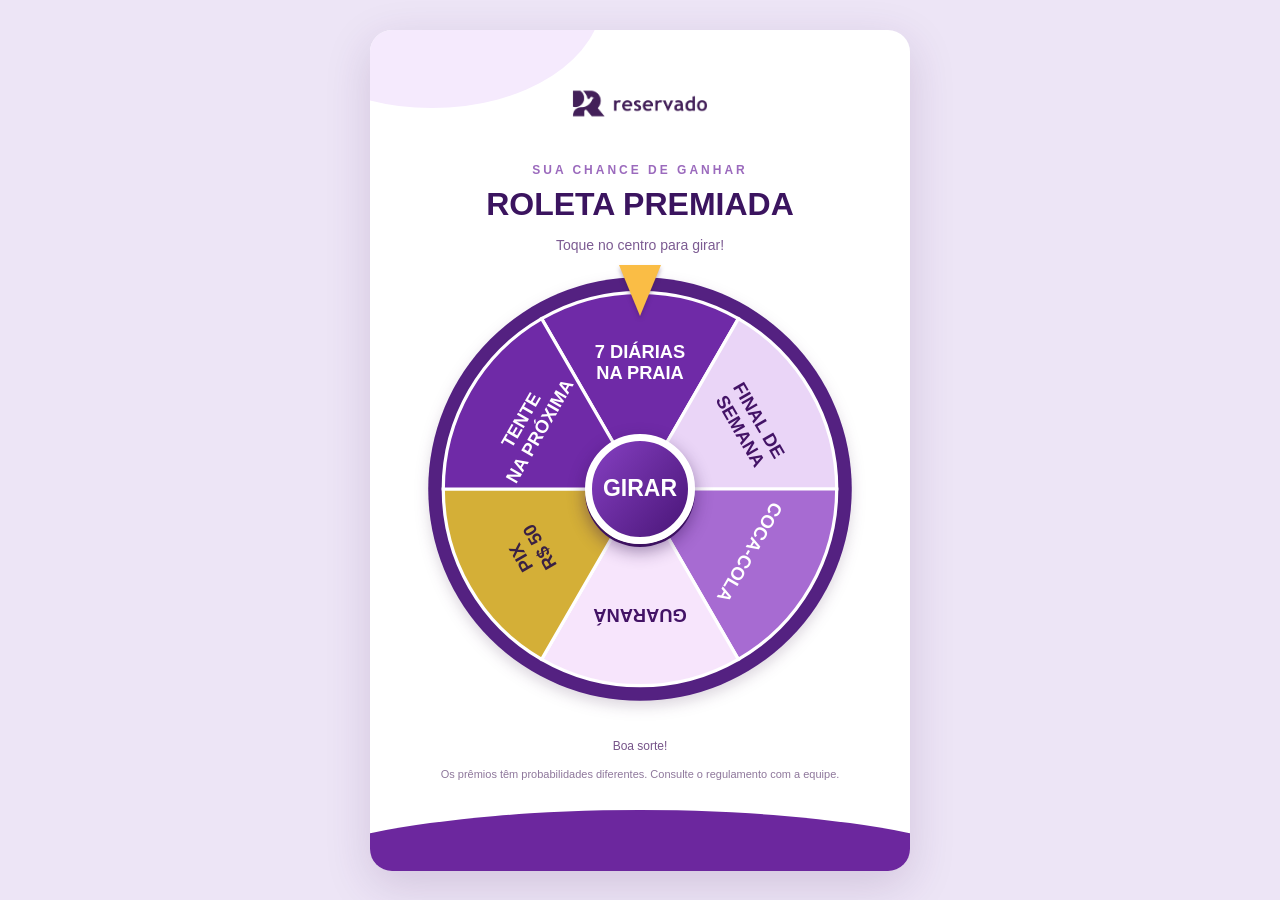
<file: roleta-reservado/index.html>
<!doctype html><html lang="pt-BR"><head><meta charset="utf-8"><meta name="viewport" content="width=device-width, initial-scale=1, maximum-scale=1"><title>Roleta Premiada | Reservado</title><style>
*{box-sizing:border-box}html,body{margin:0;min-height:100%;font-family:Arial,Helvetica,sans-serif}body{background:#ede5f6;color:#3b145f}button{font-family:inherit;cursor:pointer}#stage{min-height:100vh;display:flex;align-items:center;justify-content:center;padding:12px}.totem{position:relative;background:white;width:100%;max-width:540px;min-height:800px;border-radius:22px;overflow:hidden;box-shadow:0 14px 45px #4b24632b;text-align:center;padding:26px 16px 80px}.totem:before{content:'';position:absolute;width:340px;height:220px;border-radius:50%;background:#f5eafd;top:-142px;left:-108px}.totem:after{content:'';position:absolute;width:140%;height:155px;border-radius:50% 50% 0 0;background:#6c279e;bottom:-94px;left:-20%;pointer-events:none}.logo{display:block;position:relative;margin:0 auto 12px;width:245px;height:95px;object-fit:contain}.kicker{position:relative;color:#9b6abd;font-size:12px;letter-spacing:3px;font-weight:800}.heading{position:relative;font-weight:900;font-size:32px;margin:9px 0 8px}.hint{position:relative;font-size:14px;color:#7c5b92;margin-bottom:21px}.wheelbox{position:relative;width:100%;max-width:430px;margin:0 auto;aspect-ratio:1}.wheel{display:block;width:100%;height:100%;transform:rotate(0deg);-webkit-transform:rotate(0deg);transform-origin:center;-webkit-transform-origin:center;will-change:transform;filter:drop-shadow(0 6px 7px #3412442b);pointer-events:none}.pointer{position:absolute;z-index:4;top:-9px;left:50%;transform:translateX(-50%);width:0;height:0;border-left:21px solid transparent;border-right:21px solid transparent;border-top:51px solid #fabd45;filter:drop-shadow(0 3px 2px #35144c55);pointer-events:none}.spin{position:absolute;z-index:6;left:50%;top:50%;transform:translate(-50%,-50%);-webkit-transform:translate(-50%,-50%);border-radius:100%;width:110px;height:110px;background:linear-gradient(130deg,#8640c2,#491577);border:7px solid white;color:white;font-size:23px;font-weight:900;box-shadow:0 3px 0 #3c1160,0 7px 17px #300e4f77;touch-action:manipulation;-webkit-tap-highlight-color:transparent}.spin:disabled{opacity:1;font-size:15px}.foot{position:relative;z-index:2;margin:35px auto 0;color:#765489;font-size:12px}.notice{position:relative;z-index:2;font-size:11px;color:#8e779b;margin-top:15px}.admin{position:absolute;top:0;right:0;width:48px;height:48px;border:0;background:transparent;z-index:7}.result{display:none;position:absolute;z-index:10;inset:0;background:linear-gradient(180deg,#fff,#faf2ff 75%,#b780db);text-align:center;align-items:center;justify-content:center;flex-direction:column;padding:24px}.result.open{display:flex}.result .logo{position:absolute;top:40px}.result h2{font-size:42px;color:#6c279e;margin:8px}.result .trophy{font-size:76px}.result .winner{font-size:28px;font-weight:900;max-width:420px;margin:18px 0;color:#3b145f}.finish{border:0;border-radius:30px;background:#6c279e;color:white;padding:16px 30px;font-size:18px;font-weight:800}.shade{display:none;position:fixed;z-index:20;inset:0;background:#1c0c2acc;align-items:center;justify-content:center;padding:15px}.shade.open{display:flex}.panel{background:white;border-radius:17px;width:100%;max-width:470px;text-align:left;padding:22px;max-height:90vh;overflow:auto}.panel h2{margin-top:0}.panel label{display:block;margin:15px 0;font-weight:bold;font-size:14px}.panel input{display:block;width:100%;padding:10px;margin-top:5px;border:1px solid #c6afda;border-radius:8px;font-size:17px}.panel button{border:0;border-radius:8px;background:#6c279e;color:white;padding:12px 15px;font-weight:bold;margin:5px 5px 5px 0}.panel button.gray{background:#e9def1;color:#3b145f}.panel small{color:#785f8a}.errors{color:#b42346;font-size:14px}.hidden{display:none!important}@media(max-height:760px){.totem{min-height:100vh;padding-top:12px}.logo{height:66px;width:205px}.heading{font-size:25px}.hint{margin-bottom:8px}.wheelbox{max-width:min(92vw,54vh)}.foot{margin-top:12px}}
</style></head><body><div id="stage"><main class="totem"><button type="button" class="admin" onclick="abrirPainel()" aria-label="Administração"></button><img class="logo" alt="Reservado" src="[data-uri]"><div class="kicker">SUA CHANCE DE GANHAR</div><h1 class="heading">ROLETA PREMIADA</h1><p class="hint">Toque no centro para girar!</p><div class="wheelbox"><div class="pointer"></div><svg id="wheel" class="wheel" viewBox="0 0 400 400" xmlns="http://www.w3.org/2000/svg" aria-label="Roleta com seis opções: sete diárias, final de semana, Coca-Cola, Guaraná, Pix e tente novamente"><circle cx="200" cy="200" r="197" fill="#532081"/><path d="M200 200 L108.500 41.517 A183 183 0 0 1 291.500 41.517 Z" fill="#6f2aa7" stroke="white" stroke-width="3"/><g transform="rotate(0 200 200)" fill="#fff" font-family="Arial" font-weight="900" text-anchor="middle"><text x="200" y="78" font-size="17">7 DIÁRIAS</text><text x="200" y="98" font-size="17">NA PRAIA</text></g><path d="M200 200 L291.500 41.517 A183 183 0 0 1 383.000 200.000 Z" fill="#ead5f7" stroke="white" stroke-width="3"/><g transform="rotate(60 200 200)" fill="#431366" font-family="Arial" font-weight="900" text-anchor="middle"><text x="200" y="78" font-size="17">FINAL DE</text><text x="200" y="98" font-size="17">SEMANA</text></g><path d="M200 200 L383.000 200.000 A183 183 0 0 1 291.500 358.483 Z" fill="#a76bd2" stroke="white" stroke-width="3"/><g transform="rotate(120 200 200)" fill="#fff" font-family="Arial" font-weight="900" text-anchor="middle"><text x="200" y="88" font-size="17">COCA-COLA</text></g><path d="M200 200 L291.500 358.483 A183 183 0 0 1 108.500 358.483 Z" fill="#f7e5fc" stroke="white" stroke-width="3"/><g transform="rotate(180 200 200)" fill="#431366" font-family="Arial" font-weight="900" text-anchor="middle"><text x="200" y="88" font-size="17">GUARANÁ</text></g><path d="M200 200 L108.500 358.483 A183 183 0 0 1 17.000 200.000 Z" fill="#D4AF37" stroke="white" stroke-width="3"/><g transform="rotate(240 200 200)" fill="#392044" font-family="Arial" font-weight="900" text-anchor="middle"><text x="200" y="78" font-size="17">PIX</text><text x="200" y="98" font-size="17">R$ 50</text></g><path d="M200 200 L17.000 200.000 A183 183 0 0 1 108.500 41.517 Z" fill="#6f2aa7" stroke="white" stroke-width="3"/><g transform="rotate(300 200 200)" fill="#fff" font-family="Arial" font-weight="900" text-anchor="middle"><text x="200" y="78" font-size="17">TENTE</text><text x="200" y="98" font-size="17">NA PRÓXIMA</text></g><circle cx="200" cy="200" r="191" fill="none" stroke="#542181" stroke-width="10"/></svg><button type="button" id="spin" class="spin" onclick="girar();return false;">GIRAR</button></div><p class="foot">Boa sorte!</p><p class="notice">Os prêmios têm probabilidades diferentes. Consulte o regulamento com a equipe.</p><section id="result" class="result"><img class="logo" alt="Reservado" src="[data-uri]"><div class="trophy">🎉</div><h2 id="resultHeading">PARABÉNS!</h2><p id="resultSubtitle">Você ganhou:</p><div class="winner" id="winner"></div><p id="resultInstruction">Apresente esta tela à equipe para retirar o brinde.</p><button class="finish" type="button" onclick="finalizar()" id="finish">FINALIZAR</button></section></main></div>
<div class="shade" id="shade"><div class="panel"><h2>Administração</h2><div id="login"><label>Senha<input id="password" type="password" value=""></label><button onclick="entrar()">ENTRAR</button><button class="gray" onclick="fecharPainel()">CANCELAR</button><p id="loginError" class="errors"></p></div><div id="settings" class="hidden"><p>Probabilidades por giro (devem somar 100%).</p><label>7 diárias na praia (%)<input id="p0" type="number" min="0" max="100" step="0.1"></label><label>Final de semana na praia (%)<input id="p1" type="number" min="0" max="100" step="0.1"></label><label>Coca-Cola (%)<input id="p2" type="number" min="0" max="100" step="0.1"></label><label>Guaraná (%)<input id="p3" type="number" min="0" max="100" step="0.1"></label><label>Pix de R$ 50 (%)<input id="p4" type="number" min="0" max="100" step="0.1"></label><label>Tente na próxima (%)<input id="p5" type="number" min="0" max="100" step="0.1"></label><p id="counter"></p><label>Alterar senha (opcional)<input type="password" id="newPassword" placeholder="Nova senha"></label><button onclick="salvar()">SALVAR</button><button class="gray" onclick="fecharPainel()">FECHAR</button><button class="gray" onclick="zerar()">ZERAR HISTÓRICO</button><p class="errors" id="settingsError"></p><small>As chances são independentes a cada giro. Histórico e ajustes ficam salvos somente neste dispositivo, quando permitido pelo navegador.</small></div></div></div>
<script>
var nomes=["7 diárias na praia","Final de semana na praia","Coca-Cola","Guaraná","Pix de R$ 50","Tente na próxima"];
var chances=[3,67,2,2,1,25];var senha='1234';var historico=[];var girando=false;var angulo=0;var timer=null;
function el(id){return document.getElementById(id)}
try{var saved=JSON.parse(localStorage.getItem('reservado_roleta_simples_v6')||'null');if(saved&&saved.chances&&saved.chances.length===6){chances=saved.chances;senha=saved.senha||senha;historico=saved.historico||[]}}catch(e){}
function guardar(){try{localStorage.setItem('reservado_roleta_simples_v6',JSON.stringify({chances:chances,senha:senha,historico:historico}))}catch(e){}}
function girar(){
 if(girando||el('result').className.indexOf('open')!==-1)return false;
 var r=Math.random()*100,index=chances.length-1,total=0;
 for(var i=0;i<chances.length;i++){total+=chances[i];if(r<total){index=i;break}}
 var wheel=el('wheel'),button=el('spin');if(!wheel||!button){alert('Erro ao localizar a roleta.');return false}
 girando=true;button.disabled=true;button.innerHTML='GIRANDO';
 var atual=((angulo%360)+360)%360;
 var destino=((360-index*60)%360+360)%360;
 var resto=((destino-atual)%360+360)%360;
 var inicio=angulo;
 angulo=inicio+360*7+resto;
 wheel.style.transition='none';wheel.style.webkitTransition='none';
 wheel.style.transform='rotate('+inicio+'deg)';wheel.style.webkitTransform='rotate('+inicio+'deg)';
 void wheel.offsetWidth;
 setTimeout(function(){wheel.style.transition='transform 5.5s cubic-bezier(0.12,0.74,0.16,1)';wheel.style.webkitTransition='-webkit-transform 5.5s cubic-bezier(0.12,0.74,0.16,1)';wheel.style.transform='rotate('+angulo+'deg)';wheel.style.webkitTransform='rotate('+angulo+'deg)'},60);
 if(timer)clearTimeout(timer);
 timer=setTimeout(function(){historico.push({premio:nomes[index],data:new Date().toISOString()});guardar();var retry=index===5;el('winner').textContent=retry?'TENTE NA PRÓXIMA':nomes[index];el('resultHeading').textContent=retry?'NÃO FOI DESSA VEZ!':'PARABÉNS!';el('resultSubtitle').textContent=retry?'Não foi dessa vez.':'Você ganhou:';el('resultInstruction').textContent=retry?'Toque em FINALIZAR para encerrar esta participação.':'Apresente esta tela à equipe para retirar o brinde.';el('finish').textContent='FINALIZAR';el('finish').setAttribute('onclick','finalizar()');el('result').className='result open';girando=false;button.disabled=false;button.innerHTML='GIRAR'},5850);
 return false
}
function finalizar(){el('result').className='result';var w=el('wheel');w.style.transition='none';w.style.webkitTransition='none';w.style.transform='rotate(0deg)';w.style.webkitTransform='rotate(0deg)';angulo=0}
function abrirPainel(){if(girando)return;el('shade').className='shade open';el('password').value='';el('loginError').textContent='';el('login').className='';el('settings').className='hidden'}
function fecharPainel(){el('shade').className='shade'}
function entrar(){if(el('password').value!==senha){el('loginError').textContent='Senha incorreta.';return}el('login').className='hidden';el('settings').className='';for(var i=0;i<6;i++)el('p'+i).value=chances[i];el('counter').textContent='Giros registrados: '+historico.length}
function salvar(){var v=[],s=0;for(var i=0;i<6;i++){var field=el('p'+i),x=Number(field.value);if(field.value===''||!isFinite(x)||x<0||x>100){el('settingsError').textContent='Preencha porcentagens válidas.';return}v.push(x);s+=x}if(Math.abs(s-100)>0.001){el('settingsError').textContent='As chances devem somar 100%.';return}chances=v;if(el('newPassword').value){senha=el('newPassword').value;el('newPassword').value=''}guardar();el('settingsError').textContent='Salvo com sucesso.'}
function zerar(){if(confirm('Apagar o histórico de giros deste aparelho?')){historico=[];guardar();el('counter').textContent='Giros registrados: 0'}}
</script></body></html>
</file>
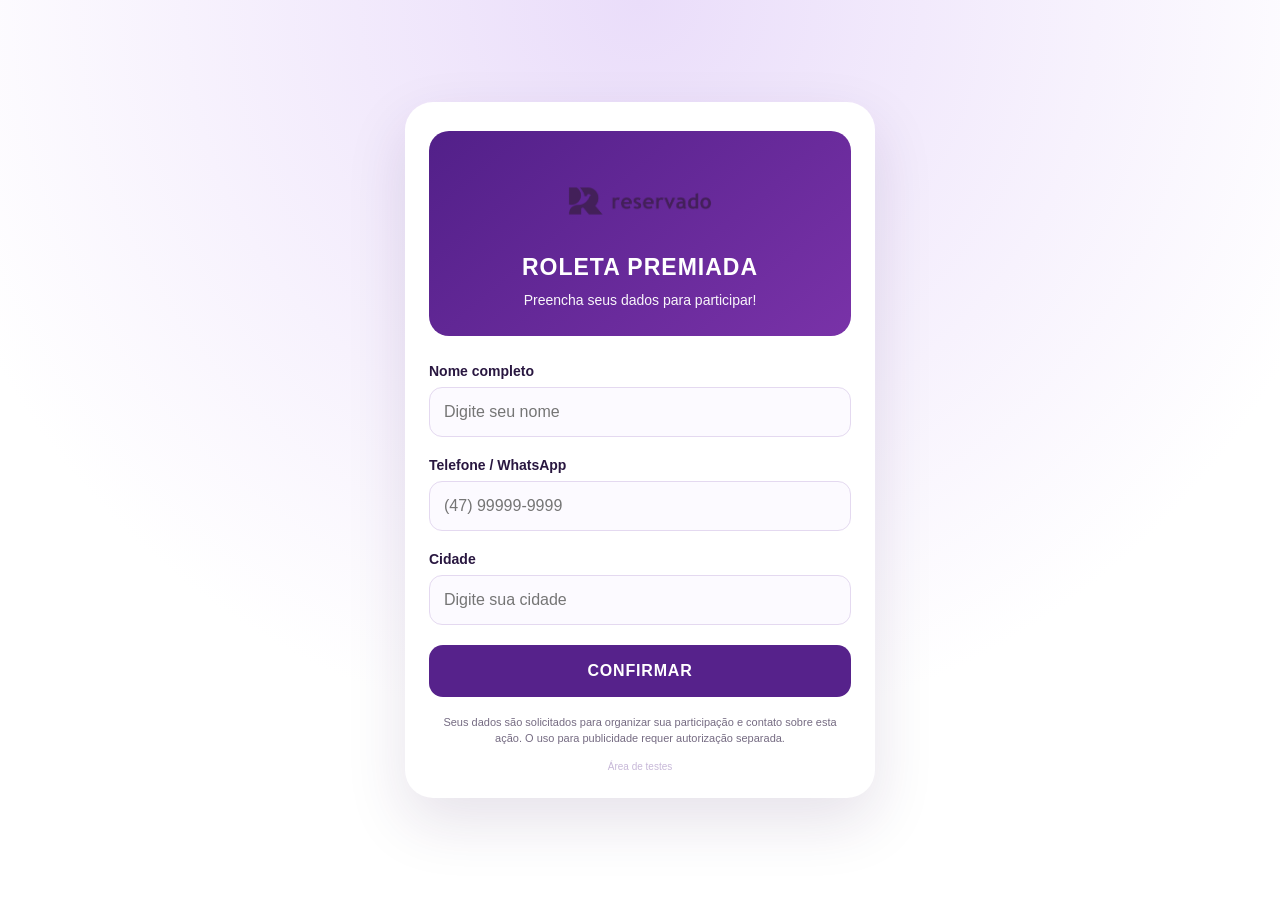
<file: roleta-reservado/cadastro.html>
<!DOCTYPE html>
<html lang="pt-BR"><head><meta charset="UTF-8"><meta name="viewport" content="width=device-width,initial-scale=1,viewport-fit=cover"><meta name="theme-color" content="#53248b">
<title>Cadastro • Roleta Premiada Reservado</title>
<style>
:root{--purple:#56228b;--deep:#32115c;--light:#f7f3fc;--border:#e4d9f0}*{box-sizing:border-box}
body{margin:0;min-height:100vh;font-family:Arial,Helvetica,sans-serif;color:#291740;background:radial-gradient(circle at top,#eaddfa,#fff 67%);display:flex;justify-content:center;align-items:center;padding:22px}
main{width:min(100%,470px);background:white;border-radius:28px;padding:29px 24px 26px;box-shadow:0 24px 60px #35145b20}
header{text-align:center;background:linear-gradient(140deg,#522089,#7932a8);border-radius:20px;color:white;padding:20px 18px 25px;margin-bottom:27px;overflow:hidden}
.logo{display:block;width:min(78%,270px);height:100px;object-fit:contain;margin:0 auto 2px}
h1{font-size:23px;line-height:1.1;letter-spacing:1px;margin:4px 0 11px;font-weight:800}header p{margin:0;font-size:14px;line-height:1.4;opacity:.96}
label{font-size:14px;font-weight:700;display:block;margin:0 0 8px}
input{display:block;width:100%;border:1.5px solid var(--border);border-radius:13px;padding:15px 14px;font:16px Arial;background:#fcfaff;outline:none;color:#291740;margin-bottom:20px}
input:focus{border-color:#733aae;box-shadow:0 0 0 3px #733aae20}
button{background:var(--purple);color:white;border:0;border-radius:14px;padding:17px;width:100%;font-size:16px;font-weight:800;letter-spacing:.8px;cursor:pointer}
button:disabled{opacity:.6}
small{font-size:11px;line-height:1.45;display:block;color:#756b82;text-align:center;margin-top:18px}
#result{display:none;text-align:center}#result .ok{font-size:52px;margin:5px 0 8px}#result h2{font-size:23px;color:var(--deep);margin:12px 0}#result p{line-height:1.5}#result .ticket{font-size:30px;font-weight:900;color:var(--purple);padding:18px;border:2px dashed #b39acb;border-radius:15px;margin:15px 0}
#result .explain{background:#fff7e6;color:#735218;padding:12px;border-radius:10px;font-size:12px}
.adminlink{display:block;text-align:center;margin:14px 0 0;color:#c7b8d8;font-size:10px;text-decoration:none}
#admin{display:none}#admin h2{margin:0 0 6px}#admin p{color:#776887;font-size:13px}#admin table{border-collapse:collapse;width:100%;font-size:12px;word-break:break-word}#admin th,#admin td{padding:8px 4px;text-align:left;border-bottom:1px solid #e9e2ef}#admin button{margin-top:12px}
</style></head><body><main>
<section id="landing">
<header><img class="logo" src="[data-uri]" alt="Reservado"><h1>ROLETA PREMIADA</h1><p>Preencha seus dados para participar!</p></header>
<form id="cadastro" autocomplete="on">
<label for="nome">Nome completo</label><input id="nome" name="nome" placeholder="Digite seu nome" autocomplete="name" maxlength="100" required>
<label for="telefone">Telefone / WhatsApp</label><input id="telefone" name="telefone" placeholder="(47) 99999-9999" type="tel" inputmode="tel" autocomplete="tel" maxlength="20" required>
<label for="cidade">Cidade</label><input id="cidade" name="cidade" placeholder="Digite sua cidade" autocomplete="address-level2" maxlength="80" required>
<button id="enviar" type="submit">CONFIRMAR</button>
</form>
<small>Seus dados são solicitados para organizar sua participação e contato sobre esta ação. O uso para publicidade requer autorização separada.</small>
<a href="?admin=1" class="adminlink">Área de testes</a>
</section>
<section id="result"><div class="ok">🎉</div><h2>Cadastro de teste realizado!</h2><p>Mostre esta senha à equipe:</p><div class="ticket" id="senha"></div><p class="explain">Esta é uma demonstração. Os dados ficam somente neste navegador e NÃO são enviados para uma lista central. Não use para cadastrar participantes reais até integrar um banco de dados ou planilha.</p><button type="button" onclick="location.reload()">NOVO CADASTRO</button></section>
<section id="admin"><h2>Cadastros de teste</h2><p>Somente registros feitos neste navegador. Não há sincronização com outros celulares.</p><div id="listagem"></div><button id="csv" type="button">EXPORTAR CSV LOCAL</button><button type="button" onclick="location.href=location.pathname" style="margin-top:10px;background:#ddd;color:#32115c">VOLTAR</button></section>
</main>
<script>
(function(){
var key="reservado_cadastros_demo_v1";
function registros(){try{return JSON.parse(localStorage.getItem(key)||"[]")}catch(e){return []}}
function limpo(s){return String(s).replace(/&/g,"&amp;").replace(/</g,"&lt;").replace(/>/g,"&gt;").replace(/"/g,"&quot;")}
var admin=location.search.indexOf("admin=1")!==-1;
if(admin){document.getElementById("landing").style.display="none";document.getElementById("admin").style.display="block";var dados=registros();var texto="<p>Total neste aparelho: "+dados.length+"</p><table><tr><th>Nome</th><th>Telefone</th><th>Cidade</th></tr>";for(var i=0;i<dados.length;i++){texto+="<tr><td>"+limpo(dados[i].nome)+"</td><td>"+limpo(dados[i].telefone)+"</td><td>"+limpo(dados[i].cidade)+"</td></tr>"}document.getElementById("listagem").innerHTML=texto+"</table>";}
document.getElementById("cadastro").onsubmit=function(ev){ev.preventDefault();var nome=document.getElementById("nome").value.trim(),telefone=document.getElementById("telefone").value.replace(/\D/g,""),cidade=document.getElementById("cidade").value.trim();if(nome.length<3||telefone.length<10||cidade.length<2){alert("Confira nome, telefone e cidade.");return false;}var dados=registros();var id="T-"+String(Date.now()).slice(-6);dados.push({nome:nome,telefone:telefone,cidade:cidade,id:id,data:new Date().toISOString()});try{localStorage.setItem(key,JSON.stringify(dados))}catch(e){alert("Não foi possível salvar o cadastro neste navegador. Verifique o modo privado.");return false}document.getElementById("landing").style.display="none";document.getElementById("result").style.display="block";document.getElementById("senha").textContent=id;return false};
document.getElementById("csv").onclick=function(){var d=registros();var rows=[["Nome","Telefone","Cidade","Senha","Data"]];for(var i=0;i<d.length;i++)rows.push([d[i].nome,d[i].telefone,d[i].cidade,d[i].id,d[i].data]);var s=rows.map(function(r){return r.map(function(v){return '"'+String(v).replace(/"/g,'""')+'"'}).join(";")}).join("\r\n");var blob=new Blob(["\uFEFF"+s],{type:"text/csv;charset=utf-8"});var a=document.createElement("a");a.href=URL.createObjectURL(blob);a.download="cadastros-reservado-teste.csv";document.body.appendChild(a);a.click();a.remove();};
})();
</script></body></html>
</file>
